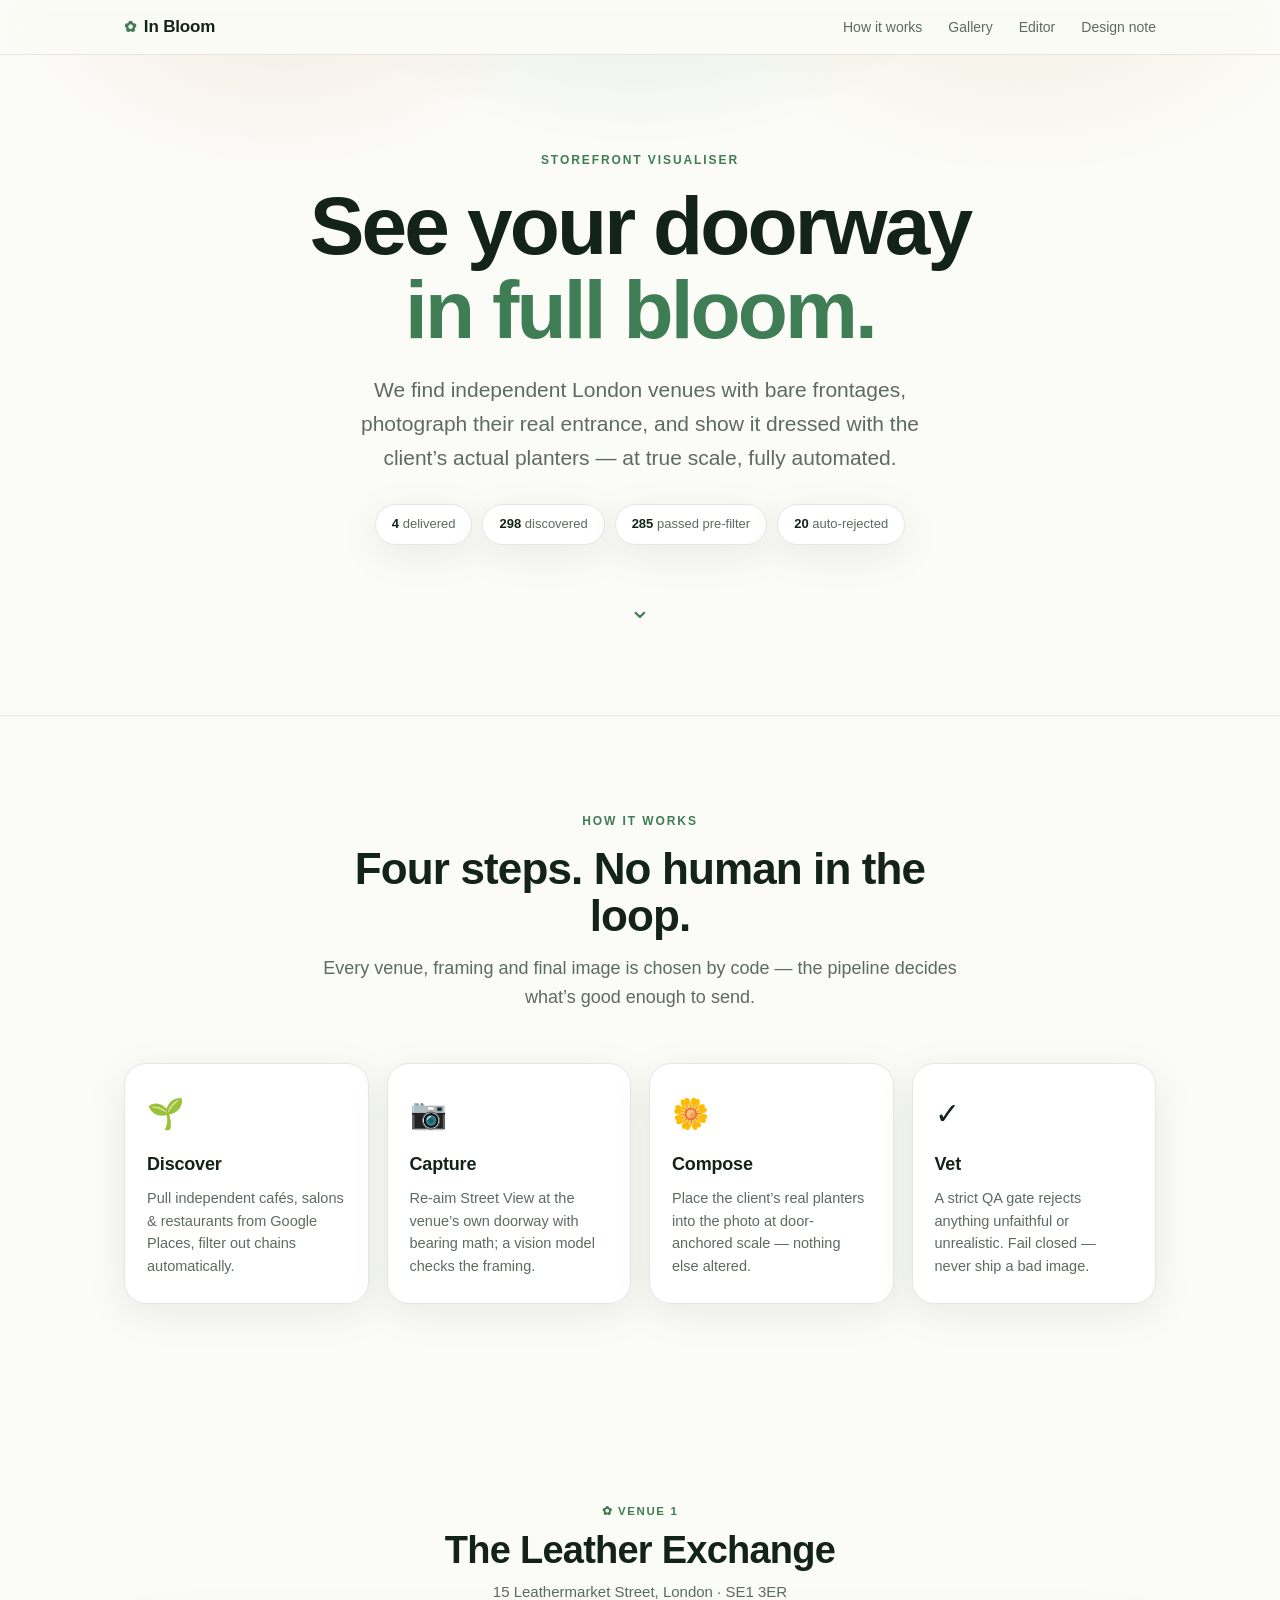
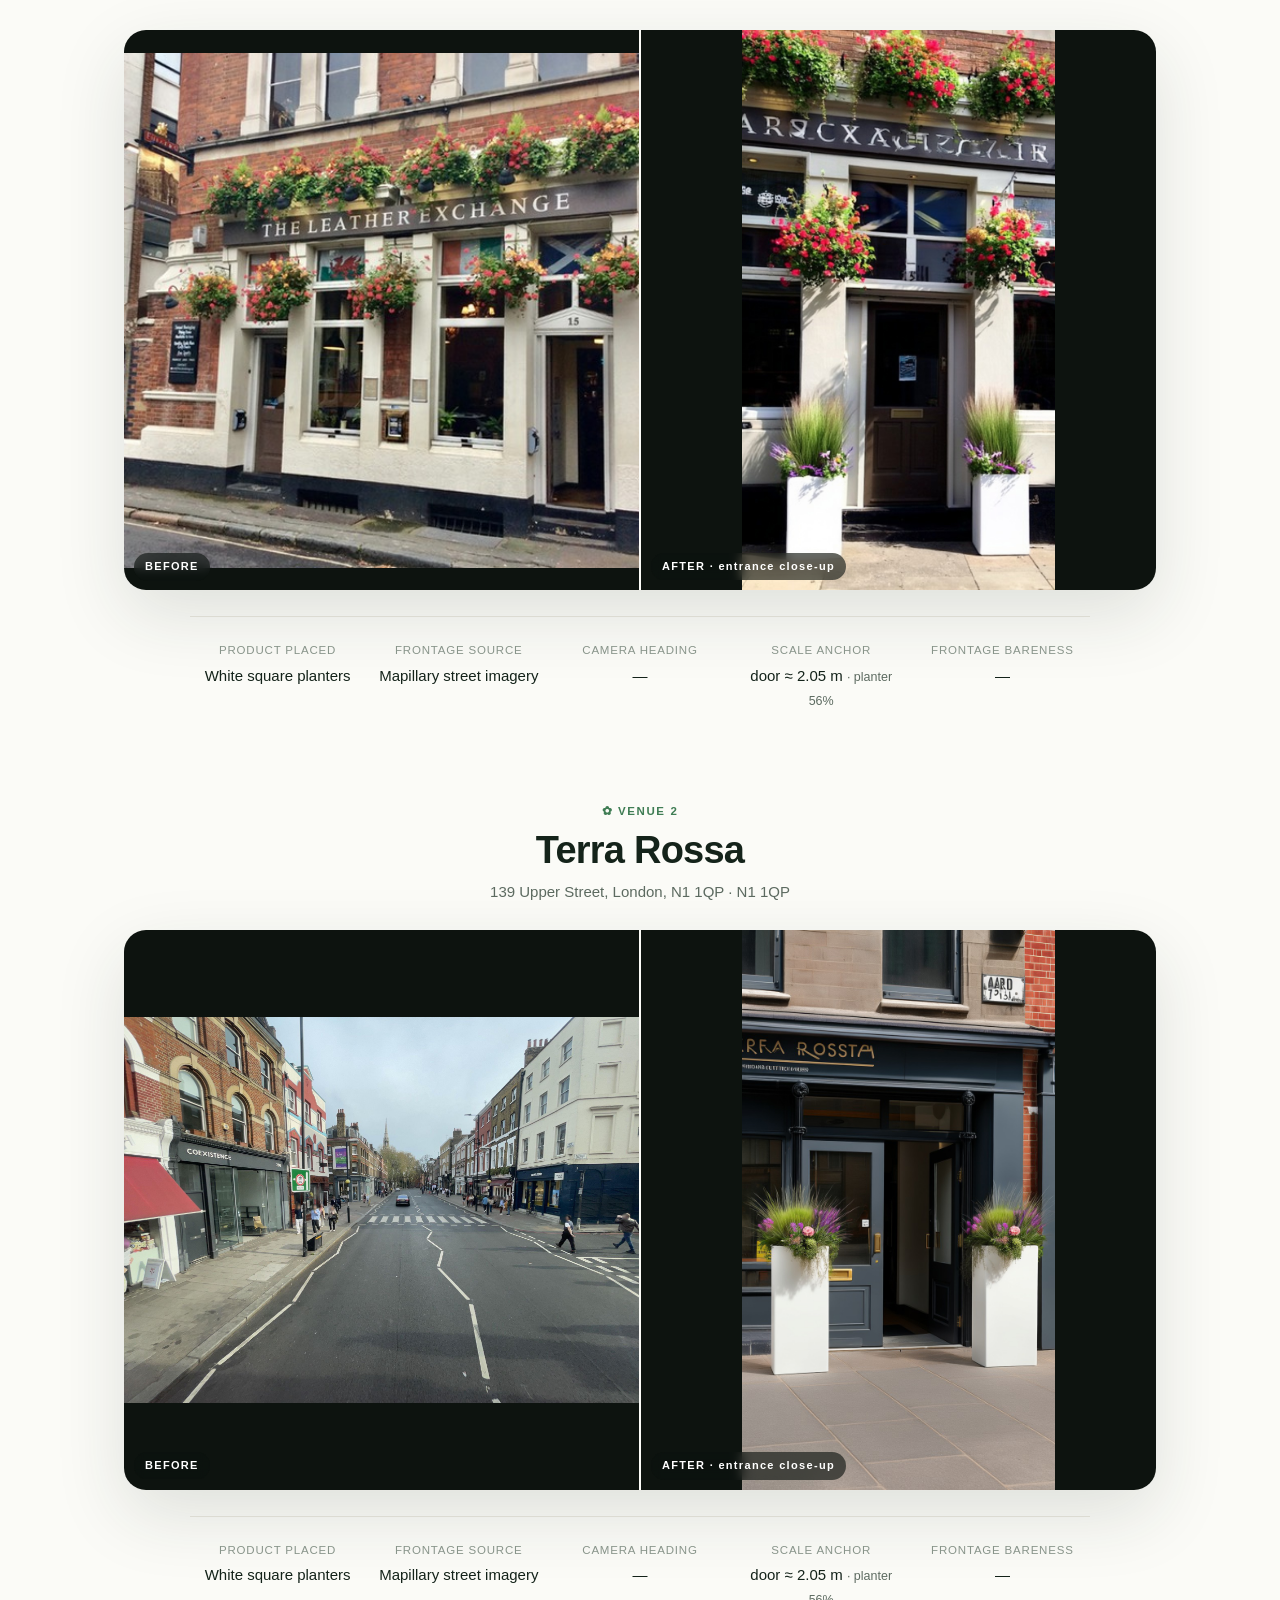
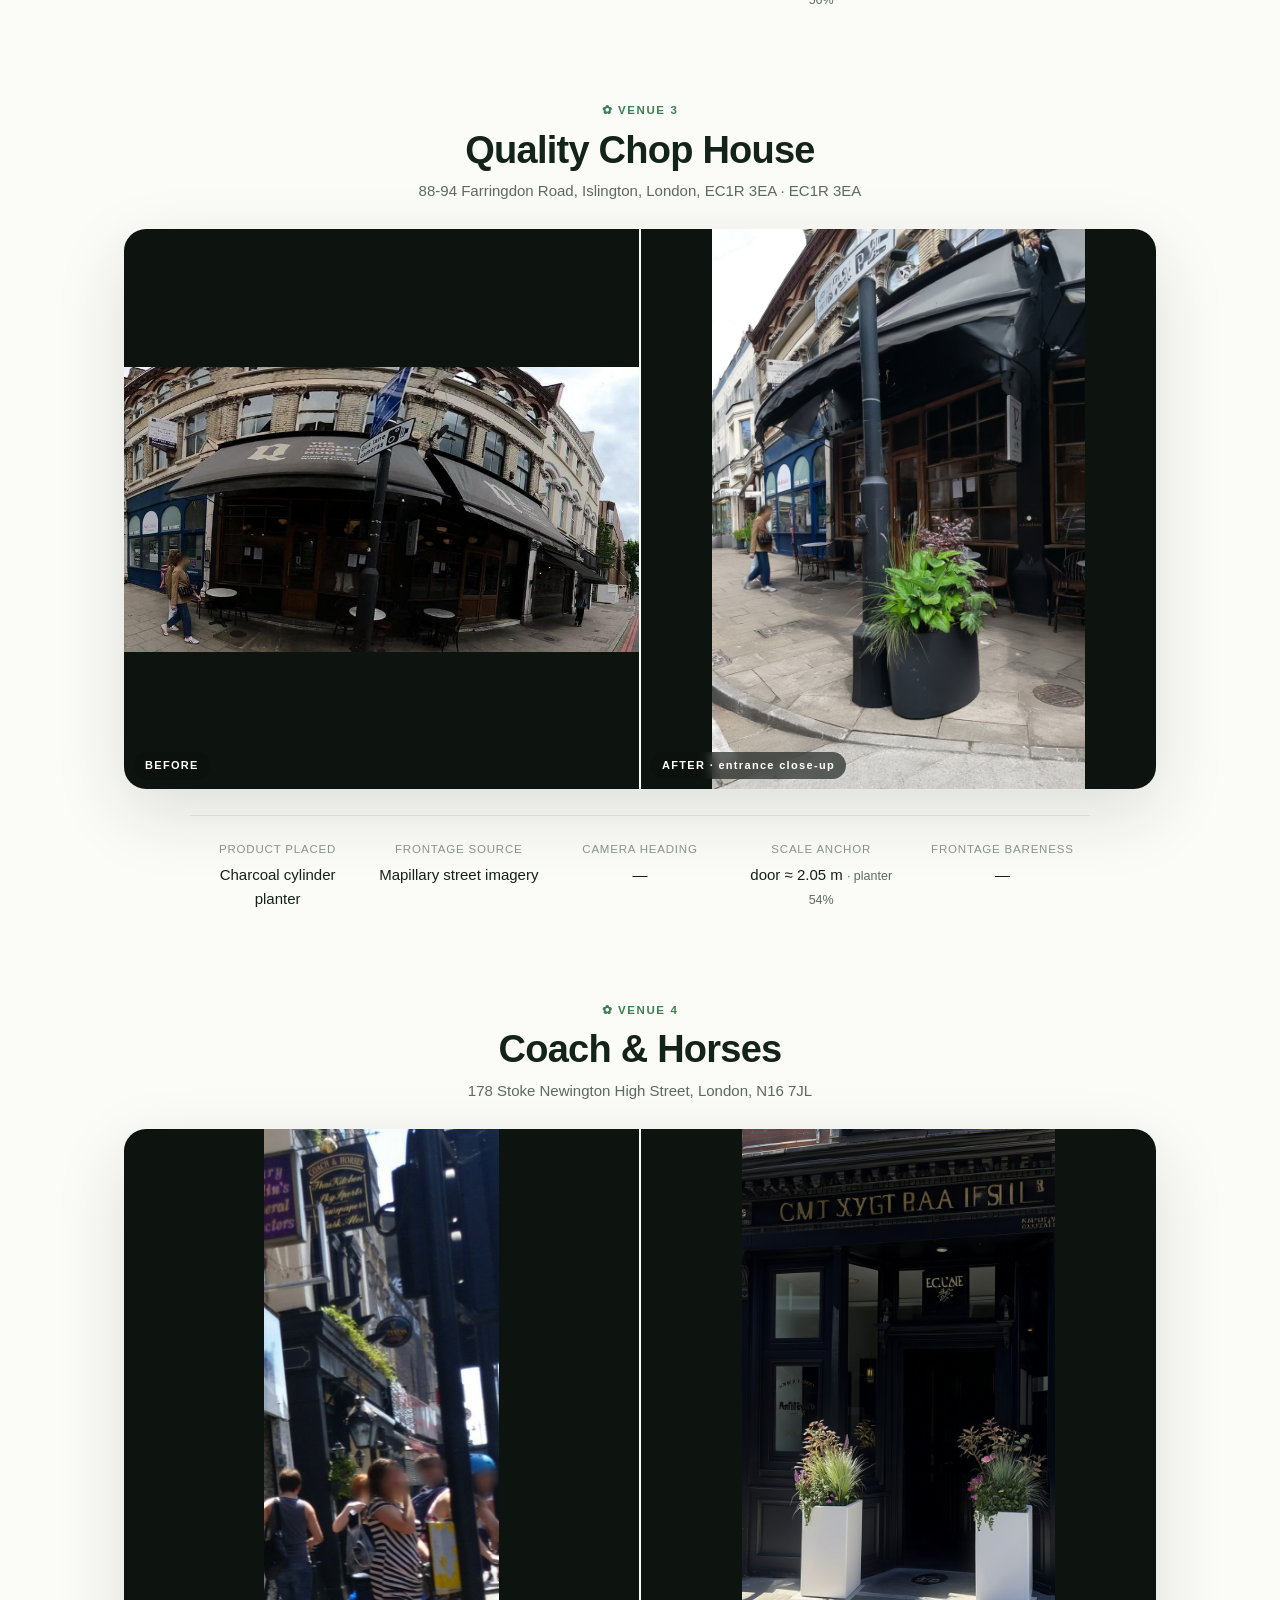
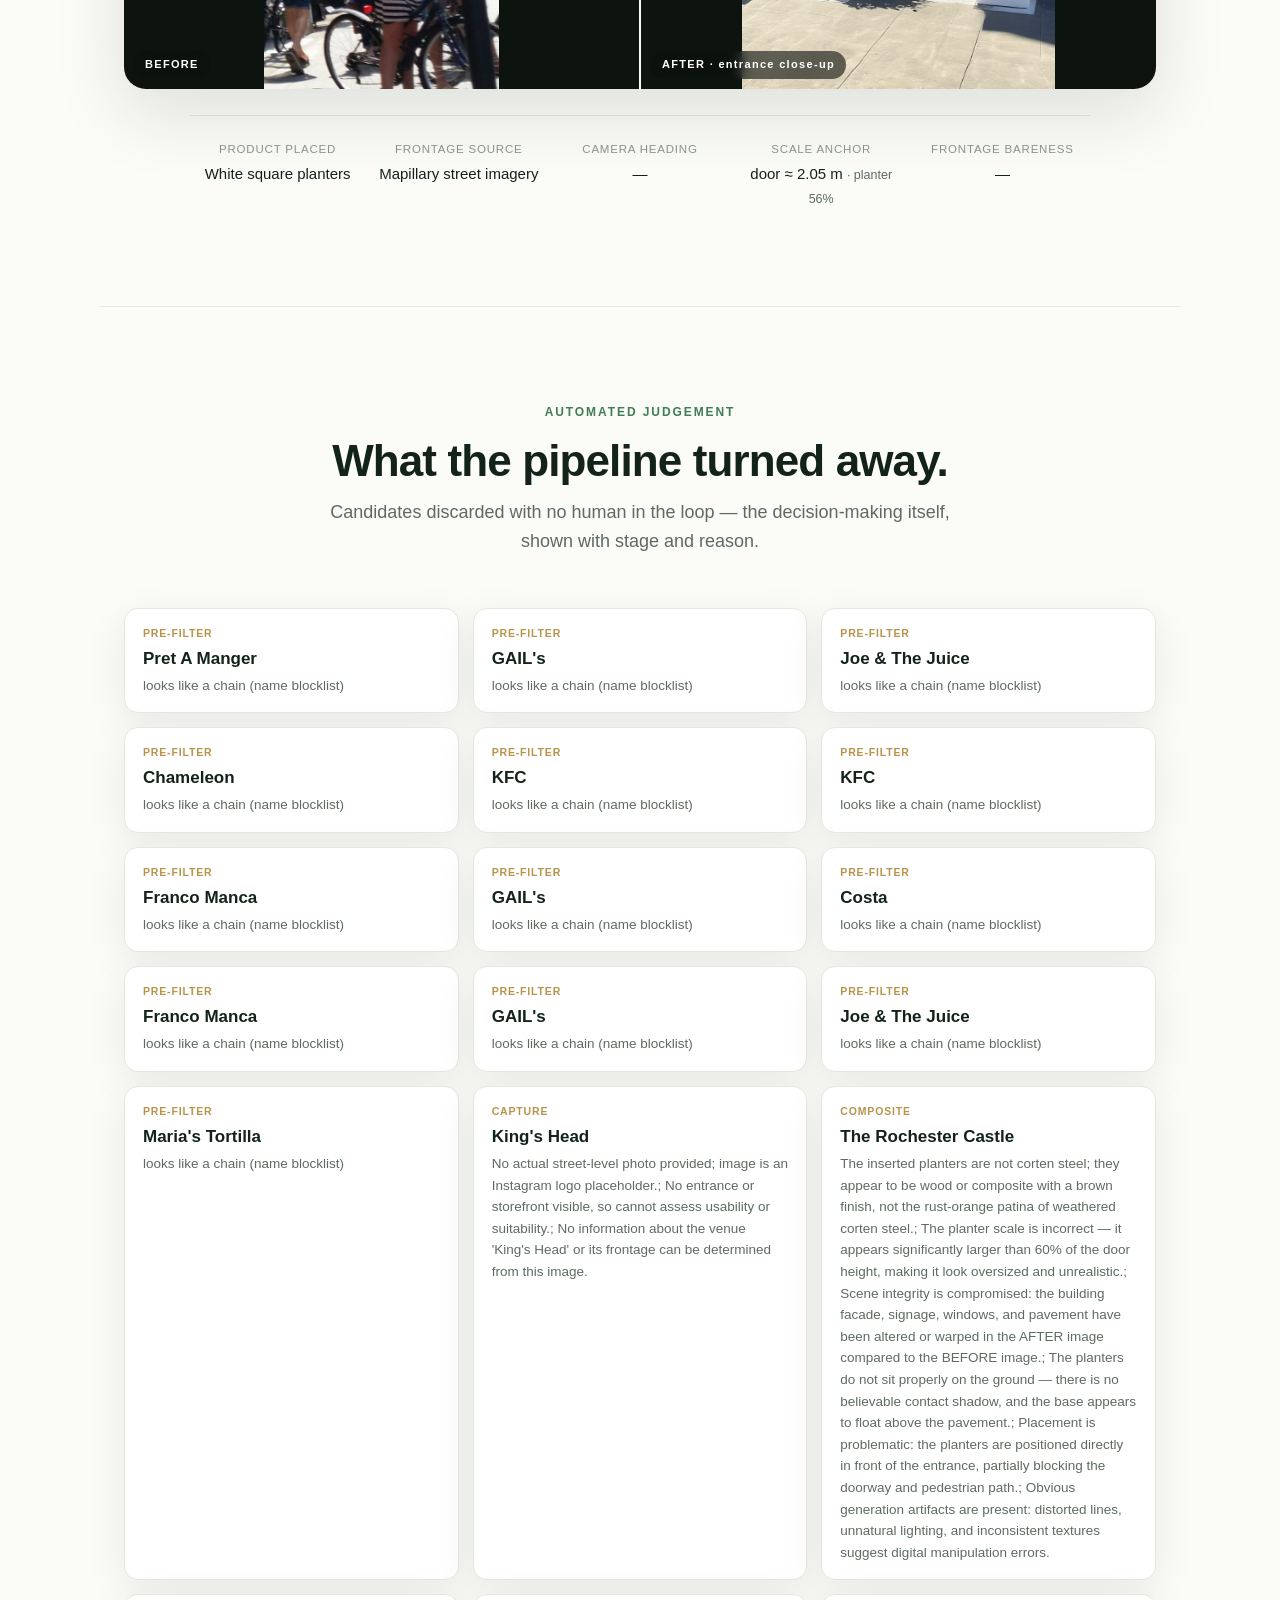
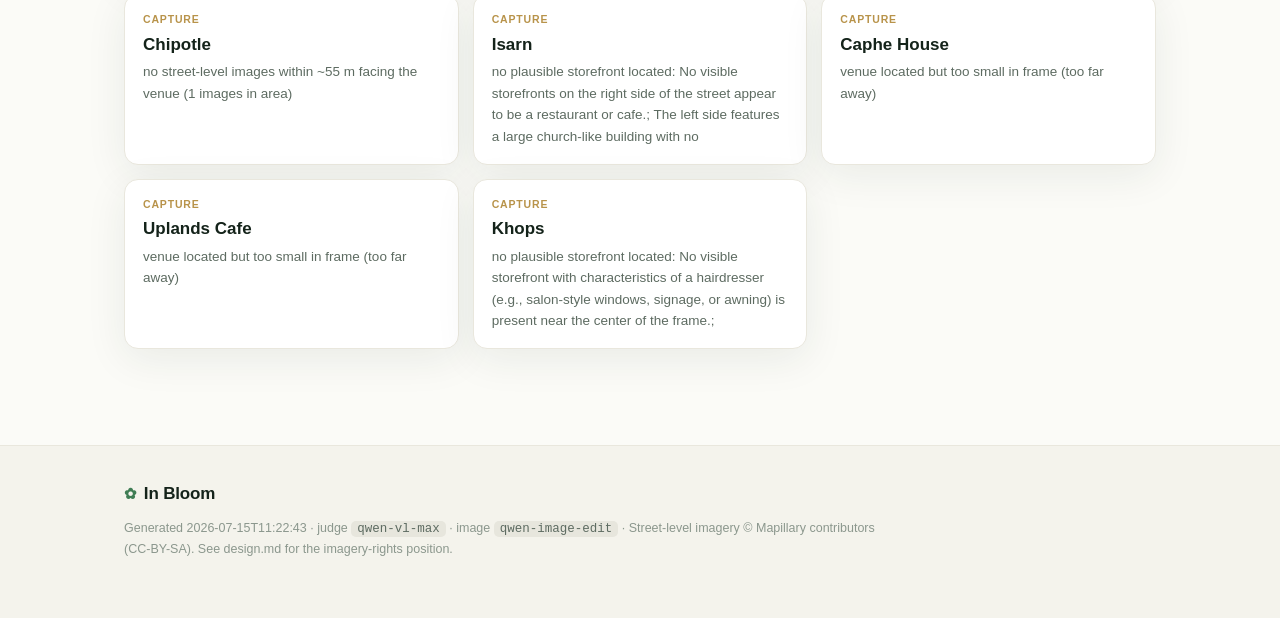
<file: web/index.html>
<!DOCTYPE html>
<html lang="en">
<head>
  <meta charset="UTF-8" />
  <meta name="viewport" content="width=device-width, initial-scale=1.0" />
  <title>In Bloom — Storefront Visualiser</title>
  <meta name="description" content="Find independent London venues with bare frontages and show their real entrance dressed with the client's actual planters — fully automated." />
  <link rel="preconnect" href="https://fonts.googleapis.com" />
  <link rel="stylesheet" href="style.css" />
</head>
<body>
  <nav class="nav">
    <div class="nav-inner">
      <a class="brand" href="#top"><span class="leaf">&#10047;</span> In&nbsp;Bloom</a>
      <div class="nav-links">
        <a href="#how">How it works</a>
        <a href="#gallery">Gallery</a>
        <a href="editor.html">Editor</a>
        <a href="design.html">Design note</a>
      </div>
    </div>
  </nav>

  <header id="top" class="hero">
    <div class="hero-bloom" aria-hidden="true"></div>
    <div class="hero-inner reveal">
      <p class="eyebrow">Storefront Visualiser</p>
      <h1 class="hero-title">See your doorway<br /><em>in&nbsp;full&nbsp;bloom.</em></h1>
      <p class="hero-sub">
        We find independent London venues with bare frontages, photograph their real entrance,
        and show it dressed with the client&rsquo;s actual planters — at true scale, fully automated.
      </p>
      <div id="stats" class="stats"></div>
      <a class="scroll-cue" href="#how" aria-label="Scroll">&#8964;</a>
    </div>
  </header>

  <section id="how" class="section how">
    <div class="section-head reveal">
      <p class="eyebrow center">How it works</p>
      <h2 class="section-title center">Four steps. No human in the loop.</h2>
      <p class="section-sub center">Every venue, framing and final image is chosen by code — the pipeline decides what&rsquo;s good enough to send.</p>
    </div>
    <div class="steps">
      <div class="step-card reveal"><div class="step-ico">&#127793;</div><h3>Discover</h3><p>Pull independent cafés, salons &amp; restaurants from Google Places, filter out chains automatically.</p></div>
      <div class="step-card reveal"><div class="step-ico">&#128247;</div><h3>Capture</h3><p>Re-aim Street View at the venue&rsquo;s own doorway with bearing math; a vision model checks the framing.</p></div>
      <div class="step-card reveal"><div class="step-ico">&#127804;</div><h3>Compose</h3><p>Place the client&rsquo;s real planters into the photo at door-anchored scale — nothing else altered.</p></div>
      <div class="step-card reveal"><div class="step-ico">&#10003;</div><h3>Vet</h3><p>A strict QA gate rejects anything unfaithful or unrealistic. Fail closed — never ship a bad image.</p></div>
    </div>
  </section>

  <main id="gallery" class="section gallery"></main>

  <section id="rejected-section" class="section rejected" hidden>
    <div class="section-head reveal">
      <p class="eyebrow center">Automated judgement</p>
      <h2 class="section-title center">What the pipeline turned away.</h2>
      <p class="section-sub center">Candidates discarded with no human in the loop — the decision-making itself, shown with stage and reason.</p>
    </div>
    <div id="rejected" class="rejected-grid"></div>
  </section>

  <footer class="footer">
    <div class="footer-inner">
      <span class="brand"><span class="leaf">&#10047;</span> In&nbsp;Bloom</span>
      <p id="foot" class="foot-note"></p>
    </div>
  </footer>

  <script src="app.js"></script>
</body>
</html>
</file>
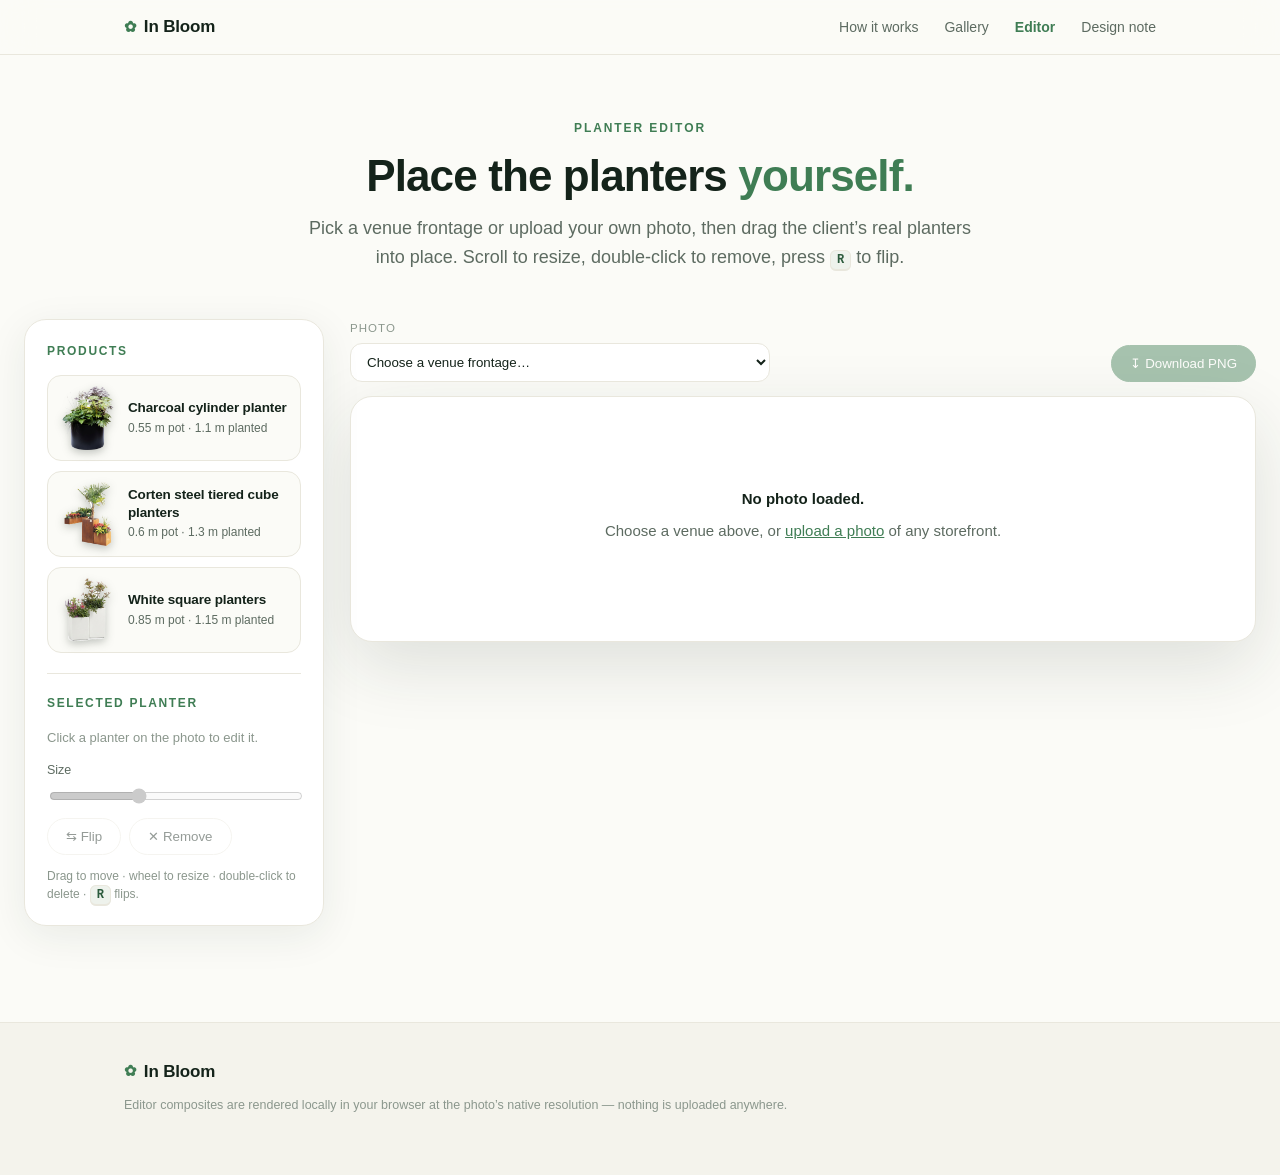
<file: web/editor.html>
<!DOCTYPE html>
<html lang="en">
<head>
  <meta charset="UTF-8" />
  <meta name="viewport" content="width=device-width, initial-scale=1.0" />
  <title>In Bloom — Planter Editor</title>
  <meta name="description" content="Place the client's real planters onto any storefront photo yourself — drag, resize, flip, and download the composite." />
  <link rel="preconnect" href="https://fonts.googleapis.com" />
  <link rel="stylesheet" href="style.css" />
</head>
<body>
  <nav class="nav">
    <div class="nav-inner">
      <a class="brand" href="index.html"><span class="leaf">&#10047;</span> In&nbsp;Bloom</a>
      <div class="nav-links">
        <a href="index.html#how">How it works</a>
        <a href="index.html#gallery">Gallery</a>
        <a href="editor.html" class="active">Editor</a>
        <a href="design.html">Design note</a>
      </div>
    </div>
  </nav>

  <header class="editor-hero">
    <p class="eyebrow center">Planter Editor</p>
    <h1 class="section-title center">Place the planters <em>yourself.</em></h1>
    <p class="section-sub center">
      Pick a venue frontage or upload your own photo, then drag the client&rsquo;s real planters into place.
      Scroll to resize, double-click to remove, press <kbd>R</kbd> to flip.
    </p>
  </header>

  <main class="editor-wrap">
    <!-- left: product panel -->
    <aside class="editor-panel">
      <h2 class="panel-title">Products</h2>
      <div id="products" class="product-list" aria-label="Planter products"></div>

      <div class="panel-divider"></div>

      <h2 class="panel-title">Selected planter</h2>
      <div id="item-controls" class="item-controls" data-empty="Click a planter on the photo to edit it.">
        <label class="ctrl-row">
          <span>Size</span>
          <input id="size-slider" type="range" min="6" max="90" value="35" step="1" disabled />
        </label>
        <div class="ctrl-buttons">
          <button id="flip-btn" class="btn ghost" disabled title="Flip horizontally (R)">&#8646; Flip</button>
          <button id="delete-btn" class="btn ghost danger" disabled title="Remove (double-click)">&#10005; Remove</button>
        </div>
        <p class="ctrl-hint">Drag to move &middot; wheel to resize &middot; double-click to delete &middot; <kbd>R</kbd> flips.</p>
      </div>
    </aside>

    <!-- right: canvas / stage -->
    <section class="editor-main">
      <div class="editor-toolbar">
        <label class="tb-field">
          <span class="tb-label">Photo</span>
          <select id="venue-select" aria-label="Choose a venue photo"></select>
        </label>
        <input id="file-input" type="file" accept="image/*" hidden />
        <button id="download-btn" class="btn primary" disabled>&#8615; Download PNG</button>
      </div>

      <div id="stage-outer" class="stage-outer">
        <div id="stage" class="stage" hidden>
          <img id="base-img" alt="storefront frontage" draggable="false" />
          <!-- placed planters get appended here -->
        </div>
        <div id="stage-empty" class="stage-empty">
          <p><b>No photo loaded.</b></p>
          <p>Choose a venue above, or <button id="empty-upload" class="linklike">upload a photo</button> of any storefront.</p>
        </div>
      </div>
    </section>
  </main>

  <footer class="footer">
    <div class="footer-inner">
      <span class="brand"><span class="leaf">&#10047;</span> In&nbsp;Bloom</span>
      <p class="foot-note">Editor composites are rendered locally in your browser at the photo&rsquo;s native resolution — nothing is uploaded anywhere.</p>
    </div>
  </footer>

  <script src="editor.js"></script>
</body>
</html>
</file>
<file: web/style.css>
/* In Bloom — Apple-clean layout, botanical theme */
:root {
  --bg: #fbfbf7;
  --surface: #ffffff;
  --ink: #14231a;
  --ink-2: #5d6b61;
  --ink-3: #8b978d;
  --line: #e9e7dd;
  --green: #3f7d54;
  --green-deep: #2b5a3c;
  --blush: #d98a76;
  --gold: #b8934a;
  --bad: #c2603f;
  --shadow: 0 10px 40px rgba(30, 50, 38, 0.08);
  --shadow-lg: 0 24px 70px rgba(30, 50, 38, 0.13);
  --radius: 22px;
  --wrap: 1080px;
}

* { box-sizing: border-box; }
html { scroll-behavior: smooth; }
body {
  margin: 0;
  background: var(--bg);
  color: var(--ink);
  font: 17px/1.6 -apple-system, BlinkMacSystemFont, "SF Pro Display", "SF Pro Text",
        "Segoe UI", Roboto, Helvetica, Arial, sans-serif;
  -webkit-font-smoothing: antialiased;
  text-rendering: optimizeLegibility;
}
a { color: inherit; text-decoration: none; }
em { font-style: normal; color: var(--green); }

.eyebrow {
  text-transform: uppercase; letter-spacing: 0.16em; font-size: 12px; font-weight: 600;
  color: var(--green); margin: 0 0 14px;
}
.center { text-align: center; }
.section { max-width: var(--wrap); margin: 0 auto; padding: 96px 24px; }
.section-head { max-width: 640px; margin: 0 auto 52px; }
.section-title { font-size: clamp(28px, 4vw, 44px); font-weight: 600; letter-spacing: -0.02em;
  margin: 0 0 14px; line-height: 1.08; }
.section-sub { color: var(--ink-2); font-size: 18px; margin: 0; }

/* nav */
.nav { position: sticky; top: 0; z-index: 50;
  background: rgba(251, 251, 247, 0.72); backdrop-filter: saturate(180%) blur(18px);
  border-bottom: 1px solid var(--line); }
.nav-inner { max-width: var(--wrap); margin: 0 auto; padding: 0 24px; height: 54px;
  display: flex; align-items: center; justify-content: space-between; }
.brand { font-weight: 600; letter-spacing: -0.01em; display: inline-flex; align-items: center; gap: 7px; }
.brand .leaf { color: var(--green); font-size: 15px; }
.nav-links { display: flex; gap: 26px; font-size: 14px; color: var(--ink-2); }
.nav-links a:hover { color: var(--green); }

/* hero */
.hero { position: relative; overflow: hidden; text-align: center;
  padding: 96px 24px 84px; border-bottom: 1px solid var(--line); }
.hero-bloom { position: absolute; inset: -30% 0 auto 0; height: 620px; z-index: 0; pointer-events: none;
  background:
    radial-gradient(38% 55% at 50% 8%, rgba(63, 125, 84, 0.16), transparent 70%),
    radial-gradient(30% 40% at 22% 22%, rgba(217, 138, 118, 0.16), transparent 70%),
    radial-gradient(34% 46% at 80% 18%, rgba(184, 147, 74, 0.14), transparent 72%); }
.hero-inner { position: relative; z-index: 1; max-width: 760px; margin: 0 auto; }
.hero-title { font-size: clamp(44px, 7.5vw, 82px); line-height: 1.02; font-weight: 600;
  letter-spacing: -0.035em; margin: 0 0 22px; }
.hero-sub { font-size: clamp(17px, 2.2vw, 21px); color: var(--ink-2); max-width: 620px;
  margin: 0 auto 30px; }

/* stat pills */
.stats { display: flex; flex-wrap: wrap; gap: 10px; justify-content: center; }
.stat { background: var(--surface); border: 1px solid var(--line); border-radius: 999px;
  padding: 9px 16px; font-size: 13px; color: var(--ink-2); box-shadow: var(--shadow); }
.stat b { color: var(--ink); font-weight: 600; }

.scroll-cue { display: inline-block; margin-top: 44px; font-size: 26px; color: var(--green);
  animation: bob 1.8s ease-in-out infinite; }
@keyframes bob { 0%,100% { transform: translateY(0); } 50% { transform: translateY(7px); } }

/* how-it-works */
.steps { display: grid; grid-template-columns: repeat(4, 1fr); gap: 18px; }
.step-card { background: var(--surface); border: 1px solid var(--line); border-radius: var(--radius);
  padding: 26px 22px; box-shadow: var(--shadow); }
.step-ico { font-size: 30px; margin-bottom: 12px; }
.step-card h3 { margin: 0 0 8px; font-size: 18px; font-weight: 600; letter-spacing: -0.01em; }
.step-card p { margin: 0; color: var(--ink-2); font-size: 14.5px; line-height: 1.55; }

/* gallery */
.gallery { display: grid; gap: 84px; }
.venue { }
.venue-head { text-align: center; max-width: 720px; margin: 0 auto 26px; }
.venue-eyebrow { text-transform: uppercase; letter-spacing: 0.14em; font-size: 11.5px;
  font-weight: 600; color: var(--green); margin: 0 0 10px; display: inline-flex; gap: 8px; }
.venue-head h2 { font-size: clamp(26px, 3.4vw, 38px); font-weight: 600; letter-spacing: -0.02em;
  margin: 0 0 8px; line-height: 1.1; }
.venue-addr { color: var(--ink-2); font-size: 15px; }

/* before/after compare */
.compare { position: relative; width: 100%; user-select: none; touch-action: none;
  background: #0d130f; overflow: hidden; cursor: ew-resize; border-radius: var(--radius);
  box-shadow: var(--shadow-lg); }
.compare img { display: block; width: 100%; height: auto; }
.compare .after-wrap { position: absolute; top: 0; right: 0; height: 100%; width: 50%; overflow: hidden; }
.compare .after-wrap::after { content: ""; position: absolute; top: 0; left: 0; width: 2px; height: 100%;
  background: rgba(255, 255, 255, 0.9); }
.compare .after-wrap img { position: absolute; top: 0; right: 0; height: 100%; width: auto; max-width: none; }
.compare .handle { position: absolute; top: 50%; width: 44px; height: 44px; margin: -22px 0 0 -22px;
  border-radius: 50%; background: rgba(255, 255, 255, 0.95); box-shadow: 0 4px 16px rgba(0,0,0,.35);
  display: grid; place-items: center; color: var(--green-deep); font-size: 15px; pointer-events: none; }
.compare .lbl { position: absolute; bottom: 14px; font-size: 11px; letter-spacing: 0.12em; font-weight: 600;
  padding: 5px 11px; border-radius: 999px; background: rgba(12, 19, 15, 0.62); color: #fff;
  backdrop-filter: blur(6px); }
.compare .lbl.before { left: 14px; } .compare .lbl.after { right: 14px; }

/* re-framed composites: side-by-side fallback */
.compare.side-by-side { display: grid; grid-template-columns: 1fr 1fr; gap: 2px; cursor: default;
  background: var(--bg); }
.compare.side-by-side figure { margin: 0; position: relative; background: #0d130f;
  display: flex; align-items: center; justify-content: center; }
.compare.side-by-side img { width: 100%; height: 100%; max-height: 560px; object-fit: contain; }
.compare.side-by-side figcaption { position: absolute; bottom: 10px; left: 10px; font-size: 11px;
  letter-spacing: 0.12em; font-weight: 600; padding: 5px 11px; border-radius: 999px;
  background: rgba(12, 19, 15, 0.62); color: #fff; backdrop-filter: blur(6px); }
@media (max-width: 640px) { .compare.side-by-side { grid-template-columns: 1fr; } }

/* spec row (Apple product-style) */
.spec { display: grid; grid-template-columns: repeat(auto-fit, minmax(150px, 1fr));
  gap: 22px; max-width: 900px; margin: 26px auto 0; padding: 24px 8px 0; border-top: 1px solid var(--line);
  text-align: center; }
.spec .s-k { color: var(--ink-3); font-size: 11.5px; text-transform: uppercase; letter-spacing: 0.07em;
  margin-bottom: 4px; }
.spec .s-v { font-size: 15px; font-weight: 500; color: var(--ink); }
.spec .s-v small { color: var(--ink-2); font-weight: 400; }

/* decisions */
details.decisions { max-width: 900px; margin: 20px auto 0; border: 1px solid var(--line);
  border-radius: 14px; background: var(--surface); overflow: hidden; }
details.decisions > summary { cursor: pointer; padding: 15px 20px; color: var(--ink-2); font-size: 14px;
  font-weight: 500; list-style: none; }
details.decisions > summary::-webkit-details-marker { display: none; }
details.decisions > summary::before { content: "\203A"; display: inline-block; margin-right: 10px;
  transition: transform 0.2s; color: var(--green); font-weight: 700; }
details.decisions[open] > summary::before { transform: rotate(90deg); }
.log { padding: 4px 20px 18px; display: grid; gap: 8px; }
.step { padding: 11px 14px; border: 1px solid var(--line); border-radius: 10px; background: #fbfbf7;
  font-size: 13.5px; line-height: 1.5; }
.step .k { color: var(--ink-2); }
.verdict-ok { color: var(--green); font-weight: 600; } .verdict-bad { color: var(--bad); font-weight: 600; }

/* rejected */
.rejected { border-top: 1px solid var(--line); }
.rejected-grid { display: grid; grid-template-columns: repeat(auto-fill, minmax(300px, 1fr));
  gap: 14px; max-width: var(--wrap); margin: 0 auto; }
.rej { background: var(--surface); border: 1px solid var(--line); border-radius: 14px; padding: 16px 18px;
  box-shadow: var(--shadow); }
.rej .stg { font-size: 10.5px; color: var(--gold); text-transform: uppercase; letter-spacing: 0.08em;
  font-weight: 700; }
.rej .nm { font-weight: 600; margin: 3px 0; }
.rej .rs { color: var(--ink-2); font-size: 13.5px; }

/* footer */
.footer { border-top: 1px solid var(--line); background: #f4f3ec; }
.footer-inner { max-width: var(--wrap); margin: 0 auto; padding: 34px 24px 60px; }
.footer .brand { margin-bottom: 10px; }
.foot-note { color: var(--ink-3); font-size: 12.5px; margin: 0; max-width: 760px; line-height: 1.6; }
.foot-note code { background: #e7e6dd; padding: 1px 6px; border-radius: 5px; color: var(--ink-2); }

/* empty state */
.empty { grid-column: 1 / -1; text-align: center; padding: 70px 20px; color: var(--ink-2);
  background: var(--surface); border: 1px dashed var(--line); border-radius: var(--radius); }
.empty code { background: #eef2ec; padding: 2px 8px; border-radius: 6px; color: var(--green-deep); }

/* scroll reveal */
.reveal { opacity: 0; transform: translateY(22px); transition: opacity 0.7s ease, transform 0.7s ease; }
.reveal.in { opacity: 1; transform: none; }
@media (prefers-reduced-motion: reduce) { .reveal { opacity: 1; transform: none; } .scroll-cue { animation: none; } }

/* responsive */
@media (max-width: 860px) { .steps { grid-template-columns: repeat(2, 1fr); } .section { padding: 72px 20px; } }
@media (max-width: 520px) { .steps { grid-template-columns: 1fr; } .nav-links { gap: 16px; } }

/* ============================================================
   PLANTER EDITOR (editor.html / editor.js)
   Drag-and-drop "place the planters yourself" page.
   Everything below is editor-only and shares the In Bloom
   variables defined in :root above.
   ============================================================ */

.nav-links a.active { color: var(--green); font-weight: 600; }

kbd { font: 600 12px/1 ui-monospace, "SF Mono", Consolas, monospace; background: #eef2ec;
  border: 1px solid var(--line); border-bottom-width: 2px; border-radius: 6px;
  padding: 2px 6px; color: var(--green-deep); }

.editor-hero { max-width: 720px; margin: 0 auto; padding: 64px 24px 36px; text-align: center; }

/* two-column shell: product panel + stage */
.editor-wrap { max-width: 1280px; margin: 0 auto; padding: 12px 24px 96px;
  display: grid; grid-template-columns: 300px 1fr; gap: 26px; align-items: start; }

/* left panel */
.editor-panel { background: var(--surface); border: 1px solid var(--line);
  border-radius: var(--radius); padding: 22px; box-shadow: var(--shadow);
  position: sticky; top: 74px; }
.panel-title { font-size: 12px; text-transform: uppercase; letter-spacing: 0.14em;
  color: var(--green); font-weight: 600; margin: 0 0 14px; }
.panel-divider { border-top: 1px solid var(--line); margin: 20px 0; }

.product-list { display: grid; gap: 10px; }
.product-card { display: flex; align-items: center; gap: 12px; width: 100%; text-align: left;
  background: var(--bg); border: 1px solid var(--line); border-radius: 14px; padding: 10px 12px;
  cursor: grab; font: inherit; color: inherit; transition: border-color 0.15s, box-shadow 0.15s; }
.product-card:hover { border-color: var(--green); box-shadow: var(--shadow); }
.product-card:active { cursor: grabbing; }
.pc-thumb { flex: 0 0 56px; height: 64px; display: grid; place-items: center; }
.pc-thumb img { max-width: 56px; max-height: 64px; filter: drop-shadow(0 3px 4px rgba(20, 30, 20, 0.25)); }
.pc-meta { display: grid; gap: 2px; min-width: 0; }
.pc-name { font-size: 13.5px; font-weight: 600; letter-spacing: -0.01em; line-height: 1.3; }
.pc-dim { font-size: 12px; color: var(--ink-2); }

/* selected-item controls */
.item-controls { display: grid; gap: 12px; }
.item-controls::before { content: attr(data-empty); color: var(--ink-3); font-size: 13px; }
.item-controls.has-selection::before { display: none; }
.ctrl-row { display: grid; gap: 6px; font-size: 12.5px; color: var(--ink-2); }
.ctrl-row input[type="range"] { width: 100%; accent-color: var(--green); }
.ctrl-buttons { display: flex; gap: 8px; }
.ctrl-hint { margin: 0; font-size: 12px; color: var(--ink-3); line-height: 1.5; }

/* buttons */
.btn { font: 600 13.5px/1 inherit; font-family: inherit; border-radius: 999px; padding: 10px 18px;
  border: 1px solid var(--line); background: var(--surface); color: var(--ink); cursor: pointer;
  transition: background 0.15s, border-color 0.15s, color 0.15s; }
.btn:hover:not(:disabled) { border-color: var(--green); color: var(--green-deep); }
.btn:disabled { opacity: 0.45; cursor: default; }
.btn.primary { background: var(--green); border-color: var(--green); color: #fff; }
.btn.primary:hover:not(:disabled) { background: var(--green-deep); color: #fff; }
.btn.ghost.danger:hover:not(:disabled) { border-color: var(--bad); color: var(--bad); }
.linklike { background: none; border: none; padding: 0; font: inherit; color: var(--green);
  cursor: pointer; text-decoration: underline; }

/* toolbar above the stage */
.editor-toolbar { display: flex; flex-wrap: wrap; align-items: end; gap: 14px; margin-bottom: 14px; }
.tb-field { display: grid; gap: 5px; flex: 1 1 260px; max-width: 420px; }
.tb-label { font-size: 11.5px; text-transform: uppercase; letter-spacing: 0.09em; color: var(--ink-3); }
.editor-toolbar select { font: 500 14px/1.3 inherit; font-family: inherit; color: var(--ink);
  background: var(--surface); border: 1px solid var(--line); border-radius: 12px; padding: 10px 12px; }
.editor-toolbar select:focus { outline: 2px solid var(--green); outline-offset: 1px; }
#download-btn { margin-left: auto; }

/* the stage: base photo + absolutely positioned planter overlays */
.stage-outer { background: var(--surface); border: 1px solid var(--line);
  border-radius: var(--radius); box-shadow: var(--shadow-lg); overflow: hidden; }
.stage { position: relative; line-height: 0; touch-action: none; }
.stage > #base-img { display: block; width: 100%; height: auto; user-select: none; }
.stage .placed { position: absolute; width: auto; cursor: move; user-select: none;
  touch-action: none;
  filter: drop-shadow(0 6px 10px rgba(20, 30, 20, 0.35)); }
.stage .placed.selected { outline: 2px dashed var(--green); outline-offset: 3px; }

.stage-empty { padding: 90px 26px; text-align: center; color: var(--ink-2); font-size: 15px; }
.stage-empty b { color: var(--ink); }
.stage-empty p { margin: 0 0 8px; }

/* editor responsive */
@media (max-width: 900px) {
  .editor-wrap { grid-template-columns: 1fr; }
  .editor-panel { position: static; }
  .product-list { grid-template-columns: repeat(auto-fill, minmax(220px, 1fr)); }
}
/* ============================ end PLANTER EDITOR ============================ */

/* ---- variant chips (optional per-venue composite variants) ---- */
.variant-chips { display: flex; flex-wrap: wrap; gap: 8px; justify-content: center; margin: 0 0 14px; }
.variant-chip { font: inherit; font-size: 12.5px; font-weight: 600; color: var(--ink-2);
  background: var(--surface); border: 1px solid var(--line); border-radius: 999px;
  padding: 6px 14px; cursor: pointer; transition: all .15s; }
.variant-chip:hover { color: var(--green); border-color: var(--green); }
.variant-chip.active { background: var(--green); border-color: var(--green); color: #fff; }

/* ---- design note (rendered markdown) ---- */
.doc { max-width: 820px; margin: 0 auto; padding: 56px 24px 100px; }
.prose { color: var(--ink); line-height: 1.7; }
.prose h1 { font-size: clamp(28px, 4vw, 40px); font-weight: 600; letter-spacing: -0.02em; margin: 0 0 18px; }
.prose h2 { font-size: 24px; font-weight: 600; letter-spacing: -0.01em; margin: 44px 0 12px;
  padding-top: 20px; border-top: 1px solid var(--line); }
.prose h3 { font-size: 18px; font-weight: 600; margin: 28px 0 8px; color: var(--green-deep); }
.prose p, .prose li { color: var(--ink-2); }
.prose a { color: var(--green); }
.prose code { background: #eef2ec; color: var(--green-deep); padding: 1px 6px; border-radius: 5px;
  font-size: 0.9em; }
.prose pre { background: var(--surface); border: 1px solid var(--line); border-radius: 12px;
  padding: 14px 16px; overflow-x: auto; }
.prose pre code { background: none; color: var(--ink); padding: 0; }
.prose table { border-collapse: collapse; width: 100%; margin: 16px 0; font-size: 14.5px; }
.prose th, .prose td { border: 1px solid var(--line); padding: 8px 12px; text-align: left;
  vertical-align: top; }
.prose th { background: #f4f3ec; color: var(--ink); font-weight: 600; }
.prose blockquote { border-left: 3px solid var(--green); margin: 16px 0; padding: 4px 16px;
  color: var(--ink-2); background: #f7f8f5; border-radius: 0 8px 8px 0; }
.prose .mermaid { background: var(--surface); border: 1px solid var(--line); border-radius: 14px;
  padding: 22px; margin: 20px 0; text-align: center; box-shadow: var(--shadow); }
.prose hr { border: none; border-top: 1px solid var(--line); margin: 32px 0; }

/* ============================================================
   MOBILE / RESPONSIVE REFINEMENTS
   ============================================================ */
@media (max-width: 700px) {
  /* nav becomes horizontally swipeable so links never overflow or wrap-break */
  .nav-inner { padding: 0 16px; gap: 14px; }
  .nav-links { gap: 18px; overflow-x: auto; -webkit-overflow-scrolling: touch;
    scrollbar-width: none; -ms-overflow-style: none; }
  .nav-links::-webkit-scrollbar { display: none; }
  .nav-links a { flex: 0 0 auto; white-space: nowrap; }
  .brand { flex: 0 0 auto; }

  /* tighter vertical rhythm on small screens */
  .section { padding: 60px 20px; }
  .hero { padding: 60px 20px 56px; }
  .gallery { gap: 56px; }
  .section-head { margin-bottom: 36px; }
}

@media (max-width: 520px) {
  .hero-title { font-size: clamp(28px, 9vw, 56px); }
  .hero-sub { font-size: 16px; }
  .nav-links { font-size: 13px; gap: 16px; }
  .section-title { font-size: clamp(23px, 6.4vw, 32px); }

  /* spec: two tidy columns instead of a squished auto-fit at 150px min */
  .spec { grid-template-columns: 1fr 1fr; gap: 16px 14px; padding: 20px 0 0; }
  .spec .s-v { font-size: 14px; }

  /* rejected cards: single column (300px min was overflowing ~320px screens) */
  .rejected-grid { grid-template-columns: 1fr; }

  .compare .handle { width: 40px; height: 40px; margin: -20px 0 0 -20px; }
  .venue-head h2 { font-size: clamp(22px, 6.6vw, 30px); }

  /* editor: toolbar + controls stack full-width */
  .editor-hero { padding: 40px 20px 24px; }
  .editor-wrap { padding: 8px 16px 72px; }
  .editor-toolbar { flex-direction: column; align-items: stretch; gap: 12px; }
  .tb-field { max-width: none; flex: 1 1 auto; }
  #download-btn { margin-left: 0; width: 100%; }
  .ctrl-buttons { flex-wrap: wrap; }
}

/* design note: tables scroll instead of overflowing; diagrams fit the screen */
@media (max-width: 620px) {
  .doc { padding: 40px 18px 72px; }
  .prose h2 { font-size: 21px; margin-top: 32px; }
  .prose table { display: block; overflow-x: auto; -webkit-overflow-scrolling: touch; }
  .prose .mermaid { padding: 12px; overflow-x: auto; }
}
.prose .mermaid svg { max-width: 100%; height: auto; }
</file>
